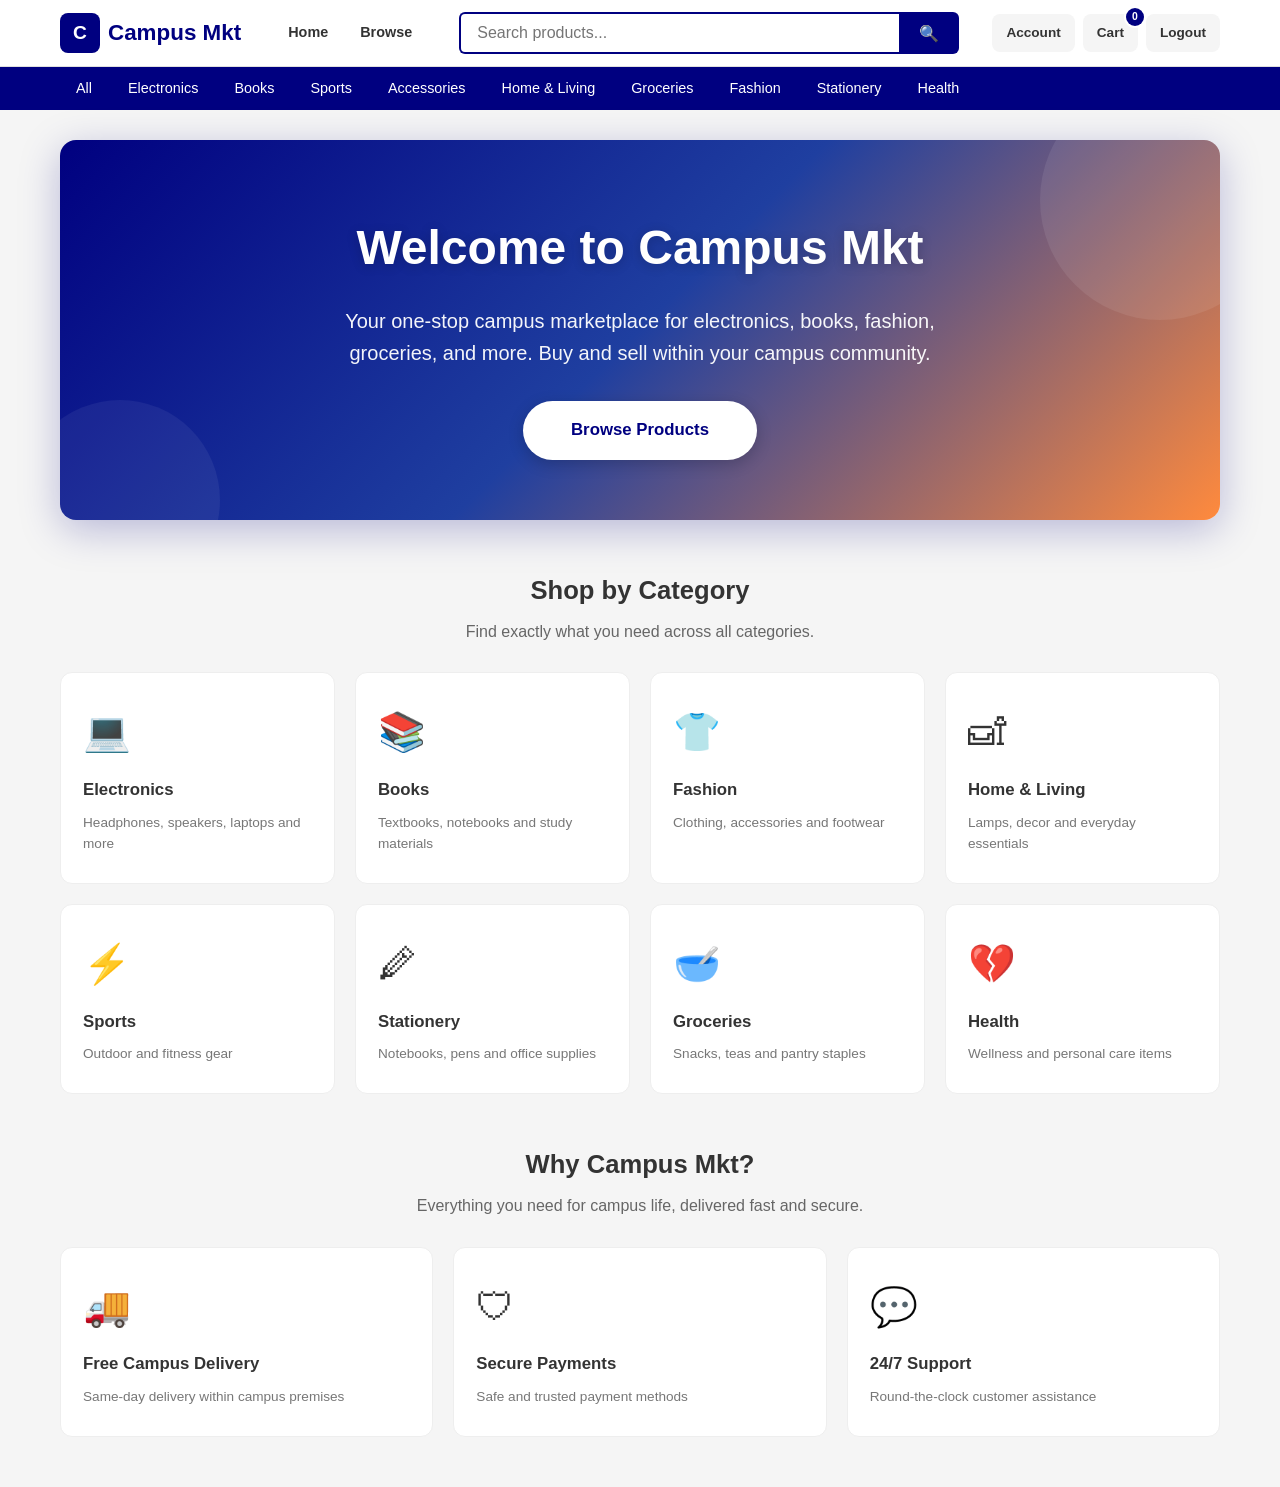
<file: index.html>
<!DOCTYPE html>
<html lang="en">
<head>
  <meta charset="UTF-8">
  <meta name="viewport" content="width=device-width, initial-scale=1.0">
  <title>Campus Marketplace</title>
  <link rel="stylesheet" href="styles.css">
</head>
<body>

  <!-- ===== TOP NAVIGATION ===== -->
  <nav class="top-nav">
    <div class="top-nav-inner">
      <a href="index.html" class="nav-logo">
        <div class="logo-icon">C</div>
        <span class="logo-text">Campus Mkt</span>
      </a>
      <div class="nav-links">
        <a href="index.html" class="nav-link">Home</a>
        <a href="catalogue.html" class="nav-link">Browse</a>
      </div>
      <div class="nav-search">
        <input
        type="search"
        placeholder="Search products..."
        aria-label="Search products"
    >
        <button>&#128269;</button>
      </div>
      <div class="nav-actions">
        <a href="settings.html" class="nav-action">
          <span>Account</span>
        </a>
        <a href="checkout.html" class="nav-action">
          <span>Cart</span>
          <span class="cart-badge">3</span>
        </a>
        <a href="logout.html" class="nav-action">
          <span>Logout</span>
        </a>
      </div>
    </div>
  </nav>

  <!-- ===== CATEGORY NAVIGATION ===== -->
  <div class="cat-nav">
    <div class="cat-nav-inner">
      <a href="#" data-category="All">All</a>
      <a href="#" data-category="Electronics">Electronics</a>
      <a href="#" data-category="Books">Books</a>
      <a href="#" data-category="Sports">Sports</a>
      <a href="#" data-category="Accessories">Accessories</a>
      <a href="#" data-category="Home & Living">Home & Living</a>
      <a href="#" data-category="Groceries">Groceries</a>
      <a href="#" data-category="Fashion">Fashion</a>
      <a href="#" data-category="Stationery">Stationery</a>
      <a href="#" data-category="Health">Health</a>
    </div>
  </div>

  <!-- ===== LANDING HERO ===== -->
  <section class="landing-page">
    <div class="landing-hero">
      <h1>Welcome to Campus Mkt</h1>
      <p>Your one-stop campus marketplace for electronics, books, fashion, groceries, and more. Buy and sell within your campus community.</p>
      <a href="catalogue.html" class="landing-cta">Browse Products</a>
    </div>

    <div class="landing-section">
      <h2>Shop by Category</h2>
      <p>Find exactly what you need across all categories.</p>
      <div class="landing-cards">
        <a href="catalogue.html" class="landing-card">
          <div class="card-icon">&#128187;</div>
          <h3>Electronics</h3>
          <p>Headphones, speakers, laptops and more</p>
        </a>
        <a href="catalogue.html" class="landing-card">
          <div class="card-icon">&#128218;</div>
          <h3>Books</h3>
          <p>Textbooks, notebooks and study materials</p>
        </a>
        <a href="catalogue.html" class="landing-card">
          <div class="card-icon">&#128085;</div>
          <h3>Fashion</h3>
          <p>Clothing, accessories and footwear</p>
        </a>
        <a href="catalogue.html" class="landing-card">
          <div class="card-icon">&#128715;</div>
          <h3>Home & Living</h3>
          <p>Lamps, decor and everyday essentials</p>
        </a>
        <a href="catalogue.html" class="landing-card">
          <div class="card-icon">&#9889;</div>
          <h3>Sports</h3>
          <p>Outdoor and fitness gear</p>
        </a>
        <a href="catalogue.html" class="landing-card">
          <div class="card-icon">&#128393;</div>
          <h3>Stationery</h3>
          <p>Notebooks, pens and office supplies</p>
        </a>
        <a href="catalogue.html" class="landing-card">
          <div class="card-icon">&#129379;</div>
          <h3>Groceries</h3>
          <p>Snacks, teas and pantry staples</p>
        </a>
        <a href="catalogue.html" class="landing-card">
          <div class="card-icon">&#128148;</div>
          <h3>Health</h3>
          <p>Wellness and personal care items</p>
        </a>
      </div>
    </div>

    <div class="landing-section">
      <h2>Why Campus Mkt?</h2>
      <p>Everything you need for campus life, delivered fast and secure.</p>
      <div class="landing-cards">
        <div class="landing-card">
          <div class="card-icon">&#128666;</div>
          <h3>Free Campus Delivery</h3>
          <p>Same-day delivery within campus premises</p>
        </div>
        <div class="landing-card">
          <div class="card-icon">&#128737;</div>
          <h3>Secure Payments</h3>
          <p>Safe and trusted payment methods</p>
        </div>
        <div class="landing-card">
          <div class="card-icon">&#128172;</div>
          <h3>24/7 Support</h3>
          <p>Round-the-clock customer assistance</p>
        </div>
      </div>
    </div>
  </section>

<script src="app.js"></script>
</body>
</html>
</file>
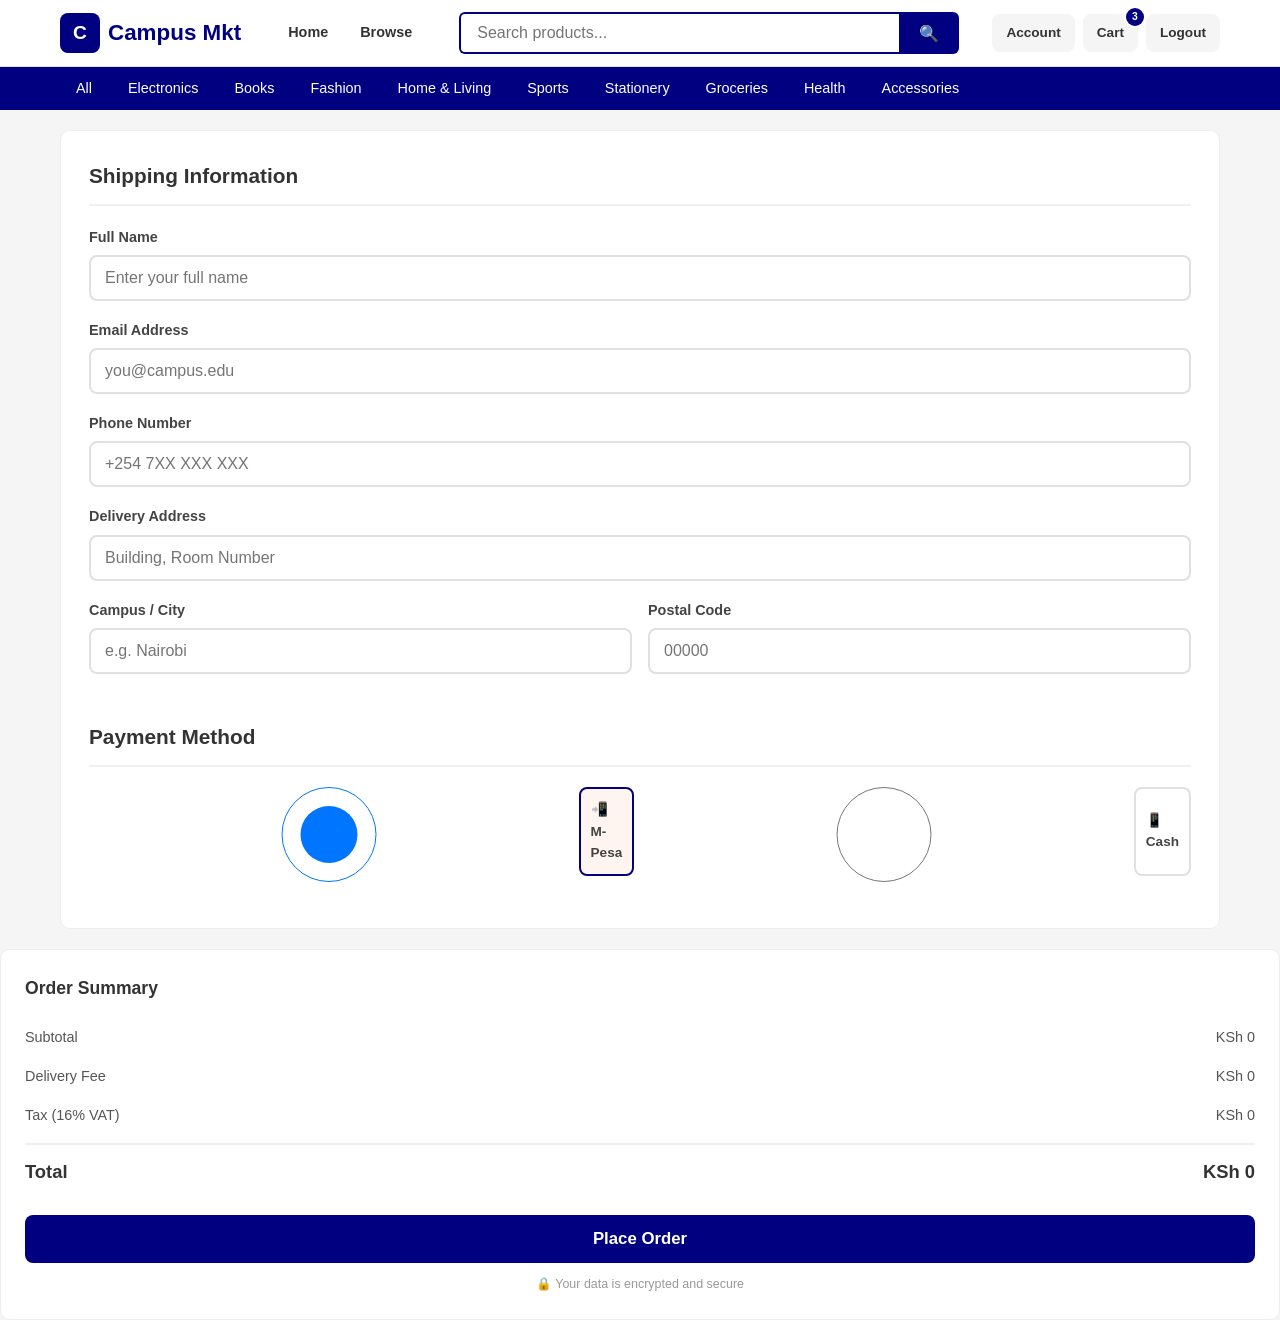
<file: checkout.html>
<!DOCTYPE html>
<html lang="en">
<head>
  <meta charset="UTF-8">
  <meta name="viewport" content="width=device-width, initial-scale=1.0">
  <title>Checkout — Campus Marketplace</title>
  <link rel="stylesheet" href="styles.css">
</head>
<body>

  <!-- ===== TOP NAVIGATION ===== -->
  <nav class="top-nav">
    <div class="top-nav-inner">
      <a href="index.html" class="nav-logo">
        <div class="logo-icon">C</div>
        <span class="logo-text">Campus Mkt</span>
      </a>
      <div class="nav-links">
        <a href="index.html" class="nav-link">Home</a>
        <a href="catalogue.html" class="nav-link">Browse</a>
      </div>
      <div class="nav-search">
        <input
        type="search"
        placeholder="Search products..."
        aria-label="Search products"
    >
        <button>&#128269;</button>
      </div>
      <div class="nav-actions">
        <a href="settings.html" class="nav-action">
          <span>Account</span>
        </a>
        <a href="checkout.html" class="nav-action">
          <span>Cart</span>
          <span class="cart-badge">3</span>
        </a>
        <a href="logout.html" class="nav-action">
          <span>Logout</span>
        </a>
      </div>
    </div>
  </nav>

  <!-- ===== CATEGORY NAVIGATION ===== -->
  <div class="cat-nav">
    <div class="cat-nav-inner">
      <a href="index.html"
      >All</a>
      <a href="#">Electronics</a>
      <a href="#">Books</a>
      <a href="#">Fashion</a>
      <a href="#">Home & Living</a>
      <a href="#">Sports</a>
      <a href="#">Stationery</a>
      <a href="#">Groceries</a>
      <a href="#">Health</a>
      <a href="#">Accessories</a>
    </div>
  </div>

  <!--  CHECKOUT LAYOUT -->
  <div class="checkout-layout">

    <!-- Checkout Main (Forms) -->
    <div class="checkout-main">
      <h2>Shipping Information</h2>
      <form id="checkout-form" data-checkout-form>
        <div class="form-group">
          <label for="fullname">Full Name</label>
          <input type="text" id="fullname" placeholder="Enter your full name" required>
        </div>
        <div class="form-group">
          <label for="email">Email Address</label>
          <input type="email" id="email" placeholder="you@campus.edu" required>
        </div>
        <div class="form-group">
          <label for="phone">Phone Number</label>
          <input type="tel" id="phone" placeholder="+254 7XX XXX XXX" required>
        </div>
        <div class="form-group">
          <label for="address">Delivery Address</label>
          <input type="text" id="address" placeholder="Building, Room Number" required>
        </div>
        <div class="form-row">
          <div class="form-group">
            <label for="city">Campus / City</label>
            <input type="text" id="city" placeholder="e.g. Nairobi" required>
          </div>
          <div class="form-group">
            <label for="postal">Postal Code</label>
            <input type="text" id="postal" placeholder="00000">
          </div>
        </div>

        <h2 style="margin-top:28px;">Payment Method</h2>
        <div class="form-group">
          <div class="payment-methods">
            <input type="radio" name="payment" id="pay-mpesa" value="mpesa" checked>
            <label for="pay-mpesa">&#128242; M-Pesa</label>
            
            <input type="radio" name="payment" id="pay-cash" value="cash">
            <label for="pay-cash">&#128241; Cash</label>
          </div>
        </div>
       

        </div>
      </form>
    </div>

    <!-- Order Summary Sidebar -->
    <div class="checkout-sidebar">
      <h3>Order Summary</h3>

      <div data-cart-items aria-live="polite"></div>

      <div class="summary-row">
        <span>Subtotal</span>
        <span data-subtotal>KSh 0</span>
      </div>
      <div class="summary-row">
        <span>Delivery Fee</span>
        <span data-delivery>KSh 0</span>
      </div>
      <div class="summary-row">
        <span>Tax (16% VAT)</span>
        <span data-tax>KSh 0</span>
      </div>
      <div class="summary-row total">
        <span>Total</span>
        <span data-total>KSh 0</span>
      </div>

      <a href="logout.html" style="text-decoration:none;">
        <button class="btn-checkout">Place Order</button>
      </a>

      <p style="text-align:center; font-size:0.78rem; color:#999; margin-top:12px;">
        &#128274; Your data is encrypted and secure
      </p>
    </div>

  </div>

  <!-- ===== FOOTER ===== -->
   <!--
  
  <footer class="site-footer">
    <div class="footer-inner">
      <div class="footer-col">
        <h4>Shop</h4>
        <ul>
          <li><a href="#">New Arrivals</a></li>
          <li><a href="#">Best Sellers</a></li>
          <li><a href="#">Discounts</a></li>
          <li><a href="#">Gift Cards</a></li>
        </ul>
      </div>
      <div class="footer-col">
        <h4>Help</h4>
        <ul>
          <li><a href="#">Shipping & Delivery</a></li>
          <li><a href="#">Returns</a></li>
          <li><a href="#">Track Order</a></li>
          <li><a href="#">FAQ</a></li>
        </ul>
      </div>
      <div class="footer-col">
        <h4>Account</h4>
        <ul>
          <li><a href="settings.html">My Account</a></li>
          <li><a href="checkout.html">Orders</a></li>
          <li><a href="settings.html">Addresses</a></li>
          <li><a href="logout.html">Log Out</a></li>
        </ul>
      </div>
      <div class="footer-col">
        <h4>About</h4>
        <ul>
          <li><a href="#">About Us</a></li>
          <li><a href="#">Careers</a></li>
          <li><a href="#">Blog</a></li>
          <li><a href="#">Contact</a></li>
        </ul>
      </div>
    </div>
    <div class="footer-bottom">
      &copy; 2026 Campus Marketplace. All rights reserved.
    </div>
  </footer>
-->
</body>
</html>
</file>
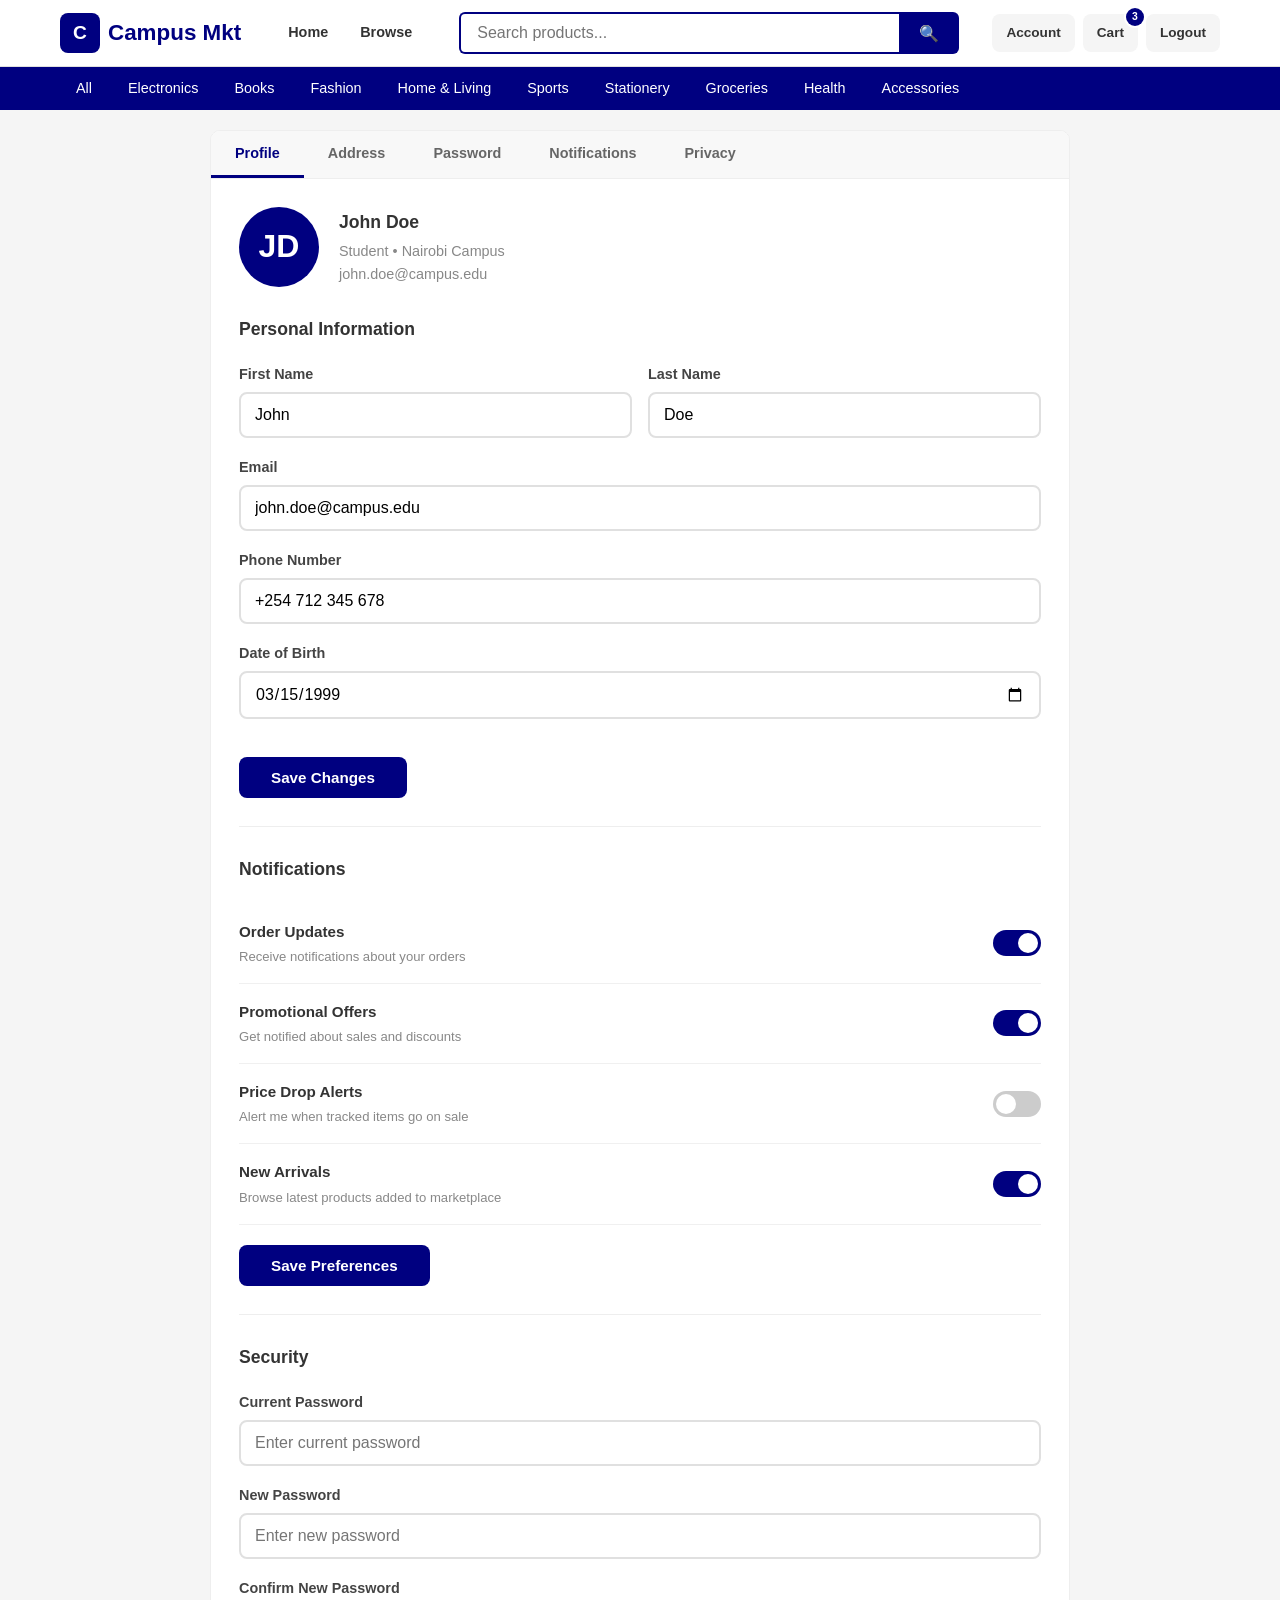
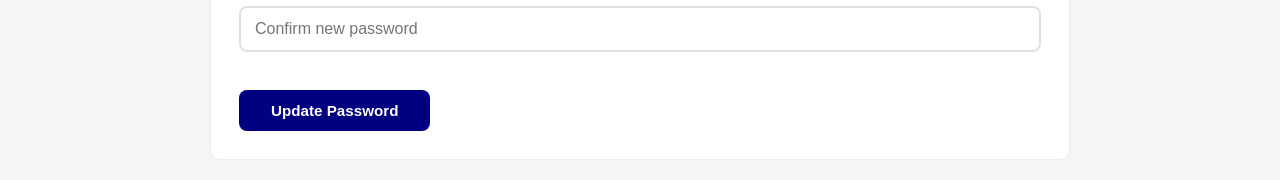
<file: settings.html>
<!DOCTYPE html>
<html lang="en">
<head>
  <meta charset="UTF-8">
  <meta name="viewport" content="width=device-width, initial-scale=1.0">
  <title>Settings — Campus Marketplace</title>
  <link rel="stylesheet" href="styles.css">
</head>
<body>

  <!-- ===== TOP NAVIGATION ===== -->
  <nav class="top-nav">
    <div class="top-nav-inner">
      <a href="index.html" class="nav-logo">
        <div class="logo-icon">C</div>
        <span class="logo-text">Campus Mkt</span>
      </a>
      <div class="nav-links">
        <a href="index.html" class="nav-link">Home</a>
        <a href="catalogue.html" class="nav-link">Browse</a>
      </div>
      <div class="nav-search">
        <input
        type="search"
        placeholder="Search products..."
        aria-label="Search products"
    >
        <button>&#128269;</button>
      </div>
      <div class="nav-actions">
        <a href="settings.html" class="nav-action">
          <span>Account</span>
        </a>
        <a href="checkout.html" class="nav-action">
          <span>Cart</span>
          <span class="cart-badge">3</span>
        </a>
        <a href="logout.html" class="nav-action">
          <span>Logout</span>
        </a>
      </div>
    </div>
  </nav>

  <!-- ===== CATEGORY NAVIGATION ===== -->
  <div class="cat-nav">
    <div class="cat-nav-inner">
      <a href="index.html">All</a>
      <a href="#">Electronics</a>
      <a href="#">Books</a>
      <a href="#">Fashion</a>
      <a href="#">Home & Living</a>
      <a href="#">Sports</a>
      <a href="#">Stationery</a>
      <a href="#">Groceries</a>
      <a href="#">Health</a>
      <a href="#">Accessories</a>
    </div>
  </div>

  <!-- ===== SETTINGS LAYOUT ===== -->
  <div class="settings-layout">
    <div class="settings-card">
      <div class="settings-tabs">
        <button class="active">Profile</button>
        <button>Address</button>
        <button>Password</button>
        <button>Notifications</button>
        <button>Privacy</button>
      </div>
      <div class="settings-body">

        <!-- Profile Section -->
        <div class="profile-header">
          <div class="profile-avatar">JD</div>
          <div class="profile-details">
            <h3>John Doe</h3>
            <p>Student • Nairobi Campus</p>
            <p>john.doe@campus.edu</p>
          </div>
        </div>

        <h3>Personal Information</h3>
        <div class="form-row">
          <div class="form-group">
            <label for="fname">First Name</label>
            <input type="text" id="fname" value="John">
          </div>
          <div class="form-group">
            <label for="lname">Last Name</label>
            <input type="text" id="lname" value="Doe">
          </div>
        </div>
        <div class="form-group">
          <label for="set-email">Email</label>
          <input type="email" id="set-email" value="john.doe@campus.edu">
        </div>
        <div class="form-group">
          <label for="set-phone">Phone Number</label>
          <input type="tel" id="set-phone" value="+254 712 345 678">
        </div>
        <div class="form-group">
          <label for="set-dob">Date of Birth</label>
          <input type="date" id="set-dob" value="1999-03-15">
        </div>

        <button class="btn-save">Save Changes</button>

        <hr style="border:none; border-top:1px solid #eee; margin:28px 0;">

        <!-- Notifications Section -->
        <h3>Notifications</h3>

        <div class="toggle-row">
          <div class="toggle-info">
            <h4>Order Updates</h4>
            <p>Receive notifications about your orders</p>
          </div>
          <label class="toggle-switch">
            <input type="checkbox" checked>
            <span class="slider"></span>
          </label>
        </div>

        <div class="toggle-row">
          <div class="toggle-info">
            <h4>Promotional Offers</h4>
            <p>Get notified about sales and discounts</p>
          </div>
          <label class="toggle-switch">
            <input type="checkbox" checked>
            <span class="slider"></span>
          </label>
        </div>

        <div class="toggle-row">
          <div class="toggle-info">
            <h4>Price Drop Alerts</h4>
            <p>Alert me when tracked items go on sale</p>
          </div>
          <label class="toggle-switch">
            <input type="checkbox">
            <span class="slider"></span>
          </label>
        </div>

        <div class="toggle-row">
          <div class="toggle-info">
            <h4>New Arrivals</h4>
            <p>Browse latest products added to marketplace</p>
          </div>
          <label class="toggle-switch">
            <input type="checkbox" checked>
            <span class="slider"></span>
          </label>
        </div>

        <button class="btn-save">Save Preferences</button>

        <hr style="border:none; border-top:1px solid #eee; margin:28px 0;">

        <!-- Security Section -->
        <h3>Security</h3>
        <div class="form-group">
          <label for="current-pass">Current Password</label>
          <input type="password" id="current-pass" placeholder="Enter current password">
        </div>
        <div class="form-group">
          <label for="new-pass">New Password</label>
          <input type="password" id="new-pass" placeholder="Enter new password">
        </div>
        <div class="form-group">
          <label for="confirm-pass">Confirm New Password</label>
          <input type="password" id="confirm-pass" placeholder="Confirm new password">
        </div>

        <button class="btn-save">Update Password</button>

      </div>
    </div>
  </div>

  <!-- ===== FOOTER ===== -->
   <!--
  <footer class="site-footer">
    <div class="footer-inner">
      <div class="footer-col">
        <h4>Shop</h4>
        <ul>
          <li><a href="#">New Arrivals</a></li>
          <li><a href="#">Best Sellers</a></li>
          <li><a href="#">Discounts</a></li>
          <li><a href="#">Gift Cards</a></li>
        </ul>
      </div>
      <div class="footer-col">
        <h4>Help</h4>
        <ul>
          <li><a href="#">Shipping & Delivery</a></li>
          <li><a href="#">Returns</a></li>
          <li><a href="#">Track Order</a></li>
          <li><a href="#">FAQ</a></li>
        </ul>
      </div>
      <div class="footer-col">
        <h4>Account</h4>
        <ul>
          <li><a href="settings.html">My Account</a></li>
          <li><a href="checkout.html">Orders</a></li>
          <li><a href="settings.html">Addresses</a></li>
          <li><a href="logout.html">Log Out</a></li>
        </ul>
      </div>
      <div class="footer-col">
        <h4>About</h4>
        <ul>
          <li><a href="#">About Us</a></li>
          <li><a href="#">Careers</a></li>
          <li><a href="#">Blog</a></li>
          <li><a href="#">Contact</a></li>
        </ul>
      </div>
    </div>
    <div class="footer-bottom">
      &copy; 2026 Campus Marketplace. All rights reserved.
    </div>
  </footer>
-->
</body>
</html>
</file>
<file: styles.css>
/* ============================================
   Campus Marketplace — Shared Styles
   Inspired by Jumia.com
   ============================================ */

/* --- Reset & Base --- */
*, *::before, *::after {
  margin: 0;
  padding: 0;
  box-sizing: border-box;
}

html {
  font-size: 16px;
  scroll-behavior: smooth;
}

body {
  font-family: 'Segoe UI', Tahoma, Geneva, Verdana, sans-serif;
  background-color: #f5f5f5;
  color: #333;
  line-height: 1.6;
  min-height: 100vh;
}

a {
  text-decoration: none;
  color: inherit;
}

ul {
  list-style: none;
}

img {
  max-width: 100%;
  display: block;
}

button {
  cursor: pointer;
  border: none;
  font-family: inherit;
}

input, select, textarea {
  font-family: inherit;
  font-size: 1rem;
}

/* --- Top Navigation Bar --- */
.top-nav {
  background-color: #fff;
  border-bottom: 1px solid #e0e0e0;
  position: sticky;
  top: 0;
  z-index: 1000;
}

.top-nav-inner {
  max-width: 1200px;
  margin: 0 auto;
  display: flex;
  align-items: center;
  justify-content: space-between;
  padding: 12px 20px;
  gap: 20px;
}

.nav-logo {
  display: flex;
  align-items: center;
  gap: 8px;
  flex-shrink: 0;
}

.nav-logo .logo-icon {
  width: 40px;
  height: 40px;
  background-color: #000080;
  border-radius: 8px;
  display: flex;
  align-items: center;
  justify-content: center;
  color: #fff;
  font-weight: 700;
  font-size: 1.2rem;
}

.nav-logo .logo-text {
  font-size: 1.4rem;
  font-weight: 700;
  color: #000080;
}

.nav-search {
  flex: 1;
  max-width: 500px;
  display: flex;
}

.nav-search input {
  flex: 1;
  padding: 10px 16px;
  border: 2px solid #000080;
  border-right: none;
  border-radius: 6px 0 0 6px;
  outline: none;
}

.nav-search button {
  padding: 10px 20px;
  background-color: #000080;
  color: #fff;
  border-radius: 0 6px 6px 0;
  font-size: 1rem;
  transition: background 0.2s;
}

.nav-search button:hover {
  background-color: #000080;
}

.nav-links {
  display: flex;
  align-items: center;
  gap: 4px;
  flex-shrink: 0;
}

.nav-link {
  padding: 8px 14px;
  font-size: 0.9rem;
  font-weight: 600;
  color: #333;
  background-color: transparent;
  border-radius: 8px;
  transition: background 0.2s, color 0.2s;
}

.nav-link:hover {
  background-color: #f0f0f0;
  color: #000080;
}

.nav-actions {
  display: flex;
  align-items: center;
  gap: 8px;
  flex-shrink: 0;
}

.nav-action {
  display: inline-flex;
  align-items: center;
  gap: 6px;
  padding: 8px 14px;
  font-size: 0.85rem;
  font-weight: 600;
  color: #333;
  background-color: #f5f5f5;
  border-radius: 8px;
  transition: background 0.2s, color 0.2s;
  position: relative;
}

.nav-action:hover {
  background-color: #e4e4e4;
  color: #000080;
}

.nav-action .cart-badge {
  position: absolute;
  top: -6px;
  right: -6px;
  background-color: #000080;
  color: #fff;
  font-size: 0.65rem;
  font-weight: 700;
  width: 18px;
  height: 18px;
  border-radius: 50%;
  display: flex;
  align-items: center;
  justify-content: center;
  box-shadow: 0 0 0 2px #fff;
}

/* --- Secondary Nav (Categories) --- */
.cat-nav {
  background-color: #000080;
}

.cat-nav-inner {
  max-width: 1200px;
  margin: 0 auto;
  padding: 0 20px;
  display: flex;
  align-items: center;
  gap: 4px;
  overflow-x: auto;
}

.cat-nav a {
  color: #fff;
  padding: 10px 16px;
  font-size: 0.9rem;
  font-weight: 500;
  white-space: nowrap;
  transition: background 0.2s;
}

.cat-nav a:hover {
  background-color: rgba(255,255,255,0.2);
}

/* --- Hero Banner --- */
/*
.hero {
  max-width: 1200px;
  margin: 20px auto;
  padding: 0 20px;
}

.hero-slider {
  display: flex;
  border-radius: 12px;
  overflow: hidden;
  position: relative;
  height: 320px;
  background: linear-gradient(135deg, #000080 0%, #ff8a3d 50%, #ffb366 100%);
  align-items: center;
  justify-content: center;
}

.hero-content {
  text-align: center;
  color: #fff;
  padding: 40px;
}

.hero-content h1 {
  font-size: 2.8rem;
  font-weight: 800;
  margin-bottom: 12px;
  text-shadow: 0 2px 8px rgba(0,0,0,0.2);
}

.hero-content p {
  font-size: 1.2rem;
  margin-bottom: 24px;
  opacity: 0.95;
}

.hero-btn {
  display: inline-block;
  padding: 14px 36px;
  background-color: #fff;
  color: #000080;
  border-radius: 30px;
  font-weight: 700;
  font-size: 1rem;
  transition: transform 0.2s, box-shadow 0.2s;
}

.hero-btn:hover {
  transform: translateY(-2px);
  box-shadow: 0 6px 20px rgba(0,0,0,0.15);
}
  */
/* --- Section Titles --- */
.section-header {
  max-width: 1200px;
  margin: 0 auto;
  padding: 0 20px;
  display: flex;
  align-items: center;
  justify-content: space-between;
  margin-bottom: 16px;
}

.section-header h2 {
  font-size: 1.4rem;
  font-weight: 700;
  color: #333;
}

.section-header a {
  color: #000080;
  font-size: 0.95rem;
  font-weight: 600;
}

/* --- Product Grid --- */
.products-section {
  max-width: 1200px;
  margin: 0 auto 30px;
  padding: 0 20px;
}

.product-grid {
  display: grid;
  grid-template-columns: repeat(4, 1fr);
  gap: 20px;
}

.product-card {
  background-color: #fff;
  border-radius: 10px;
  overflow: hidden;
  transition: transform 0.2s, box-shadow 0.2s;
  border: 1px solid #eee;
  display: flex;
  flex-direction: column;
  min-height: 280px;
}

.product-card:hover {
  transform: translateY(-4px);
  box-shadow: 0 8px 24px rgba(0,0,0,0.1);
}

.product-card .product-img-local {
  flex: 2;
  min-height: 0;
  background-color: #f0f0f0;
  display: flex;
  align-items: center;
  justify-content: center;
  overflow: hidden;
}

.product-card .product-img-local img {
  width: 100%;
  height: 100%;
  object-fit: cover;
  display: block;
}

.product-card .product-img-fallback {
  font-size: 2.5rem;
  color: #ccc;
}

.product-card .product-info {
  flex: 1;
  padding: 14px 12px;
  display: flex;
  flex-direction: column;
  justify-content: space-between;
}

.product-card .product-category {
  font-size: 0.7rem;
  font-weight: 700;
  text-transform: uppercase;
  color: #000080;
  letter-spacing: 0.5px;
}

.product-card .product-title {
  font-size: 0.95rem;
  color: #333;
  margin: 6px 0;
  font-weight: 600;
  display: -webkit-box;
  -webkit-box-orient: vertical;
  overflow: hidden;
  min-height: 2.6em;
}

.product-card .product-price {
  font-size: 1.2rem;
  font-weight: 700;
  color: #000080;
  margin-top: 6px;
}

.product-card .product-old-price {
  font-size: 0.85rem;
  color: #999;
  text-decoration: line-through;
  margin-left: 6px;
}

.product-card .product-discount {
  display: inline-block;
  background-color: #000080;
  color: #fff;
  font-size: 0.7rem;
  font-weight: 700;
  padding: 2px 6px;
  border-radius: 4px;
  margin-top: 6px;
}

.product-card .product-actions {
  margin-top: 12px;
  display: flex;
  gap: 8px;
}

.btn-add-cart {
  flex: 1;
  padding: 10px;
  background-color: #000080;
  color: #fff;
  border-radius: 6px;
  font-weight: 600;
  font-size: 0.85rem;
  transition: background 0.2s;
}

.btn-add-cart:hover {
  background-color: #e04d05;
}

.btn-buy-now {
  flex: 1;
  padding: 10px;
  background-color: #28a745;
  color: #fff;
  border-radius: 6px;
  font-weight: 600;
  font-size: 0.85rem;
  transition: background 0.2s;
}

.btn-buy-now:hover {
  background-color: #218838;
}

/* --- Categories Section --- */
.categories-section {
  max-width: 1200px;
  margin: 0 auto 30px;
  padding: 0 20px;
}

.category-grid {
  display: grid;
  grid-template-columns: repeat(auto-fill, minmax(150px, 1fr));
  gap: 16px;
}

.category-item {
  background-color: #fff;
  border-radius: 10px;
  padding: 20px 10px;
  text-align: center;
  border: 1px solid #eee;
  transition: transform 0.2s, box-shadow 0.2s;
  cursor: pointer;
}

.category-item:hover {
  transform: translateY(-3px);
  box-shadow: 0 6px 18px rgba(0,0,0,0.08);
  border-color: #000080;
}

.category-item .cat-icon {
  font-size: 2.5rem;
  margin-bottom: 8px;
}

.category-item .cat-name {
  font-size: 0.85rem;
  font-weight: 600;
  color: #333;
}

/* --- Features Banner --- */
.features-section {
  max-width: 1200px;
  margin: 0 auto 30px;
  padding: 0 20px;
}

.features-grid {
  display: grid;
  grid-template-columns: repeat(auto-fit, minmax(250px, 1fr));
  gap: 20px;
}

.feature-card {
  background-color: #fff;
  border-radius: 10px;
  padding: 24px;
  display: flex;
  align-items: center;
  gap: 16px;
  border: 1px solid #eee;
}

.feature-card .feat-icon {
  font-size: 2.2rem;
  flex-shrink: 0;
}

.feature-card .feat-text h4 {
  font-size: 1rem;
  font-weight: 700;
  margin-bottom: 4px;
}

.feature-card .feat-text p {
  font-size: 0.85rem;
  color: #777;
}

/* --- Footer --- */
/*
.site-footer {
  background-color: #2d2d2d;
  color: #ccc;
  margin-top: 40px;
}

.footer-inner {
  max-width: 1200px;
  margin: 0 auto;
  padding: 40px 20px;
  display: grid;
  grid-template-columns: repeat(auto-fit, minmax(200px, 1fr));
  gap: 30px;
}

.footer-col h4 {
  color: #fff;
  font-size: 1rem;
  margin-bottom: 16px;
}

.footer-col ul li {
  margin-bottom: 8px;
}

.footer-col ul li a {
  color: #aaa;
  font-size: 0.85rem;
  transition: color 0.2s;
}

.footer-col ul li a:hover {
  color: #000080;
}

.footer-bottom {
  border-top: 1px solid #444;
  text-align: center;
  padding: 16px 20px;
  font-size: 0.85rem;
  color: #888;
}
*/

/* checkout*/

/* --- Checkout Page Styles --- */
.checkout-layout {
  max-width: 1200px;
  margin: 20px auto;
  padding: 0 20px;
  display: grid;
  grid-template-columns: 1fr 380px;
  gap: 24px;
  align-items: start;
}

.checkout-main {
  background-color: #fff;
  border-radius: 10px;
  padding: 28px;
  border: 1px solid #eee;
}

.checkout-main h2 {
  font-size: 1.3rem;
  font-weight: 700;
  margin-bottom: 20px;
  padding-bottom: 12px;
  border-bottom: 2px solid #f0f0f0;
}
.checkout-img{
width: 100px;
height: 100px;
}
.form-group {
  margin-bottom: 18px;
}

.form-group label {
  display: block;
  font-weight: 600;
  font-size: 0.9rem;
  margin-bottom: 6px;
  color: #444;
}

.form-group input,
.form-group select,
.form-group textarea {
  width: 100%;
  padding: 12px 14px;
  border: 2px solid #e0e0e0;
  border-radius: 8px;
  outline: none;
  transition: border-color 0.2s;
}

.form-group input:focus,
.form-group select:focus,
.form-group textarea:focus {
  border-color: #000080;
}

.form-row {
  display: grid;
  grid-template-columns: 1fr 1fr;
  gap: 16px;
}

.checkout-sidebar {
  background-color: #fff;
  border-radius: 10px;
  padding: 24px;
  border: 1px solid #eee;
  position: sticky;
  top: 90px;
}

.checkout-sidebar h3 {
  font-size: 1.1rem;
  font-weight: 700;
  margin-bottom: 16px;
}

.order-item {
  display: flex;
  gap: 12px;
  padding: 12px 0;
  border-bottom: 1px solid #f0f0f0;
}

.order-item .oi-img {
  width: 60px;
  height: 60px;
  background-color: #f0f0f0;
  border-radius: 8px;
  display: flex;
  align-items: center;
  justify-content: center;
  font-size: 1.8rem;
  color: #ccc;
  flex-shrink: 0;
}

.order-item .oi-details {
  flex: 1;
}

.order-item .oi-title {
  font-size: 0.85rem;
  font-weight: 600;
  margin-bottom: 2px;
}

.order-item .oi-qty {
  font-size: 0.8rem;
  color: #888;
}

.order-item .oi-price {
  font-size: 0.9rem;
  font-weight: 700;
  color: #000080;
}

.summary-row {
  display: flex;
  justify-content: space-between;
  padding: 8px 0;
  font-size: 0.9rem;
  color: #555;
}

.summary-row.total {
  font-size: 1.15rem;
  font-weight: 700;
  color: #333;
  border-top: 2px solid #f0f0f0;
  padding-top: 12px;
  margin-top: 8px;
}

.summary-row.total .price {
  color: #000080;
}

.btn-checkout {
  width: 100%;
  padding: 14px;
  background-color: #000080;
  color: #fff;
  border-radius: 8px;
  font-size: 1.05rem;
  font-weight: 700;
  margin-top: 20px;
  transition: background 0.2s;
}

.btn-checkout:hover {
  background-color: #e04d05;
}

.payment-methods {
  display: flex;
  gap: 10px;
  margin-top: 16px;
}

.payment-methods label {
  flex: 1;
  display: flex;
  align-items: center;
  justify-content: center;
  gap: 6px;
  padding: 10px;
  border: 2px solid #e0e0e0;
  border-radius: 8px;
  cursor: pointer;
  font-size: 0.85rem;
  font-weight: 600;
  transition: border-color 0.2s;
}

.payment-methods label:hover,
.payment-methods input:checked + label {
  border-color: #000080;
  background-color: #fff5f0;
}



  .checkout-layout {
    grid-template-columns: 1fr;
  }

  .checkout-sidebar {
    position: static;
  }


/*settings*/

/* --- Settings Page Styles --- */
.settings-layout {
  max-width: 900px;
  margin: 20px auto;
  padding: 0 20px;
}

.settings-card {
  background-color: #fff;
  border-radius: 10px;
  border: 1px solid #eee;
  overflow: hidden;
  margin-bottom: 20px;
}

.settings-tabs {
  display: flex;
  background-color: #f8f8f8;
  border-bottom: 1px solid #eee;
  overflow-x: auto;
}

.settings-tabs button {
  padding: 14px 24px;
  font-size: 0.9rem;
  font-weight: 600;
  color: #666;
  background: none;
  border-bottom: 3px solid transparent;
  transition: color 0.2s, border-color 0.2s;
  white-space: nowrap;
}

.settings-tabs button.active,
.settings-tabs button:hover {
  color: #000080;
  border-bottom-color: #000080;
}

.settings-body {
  padding: 28px;
}

.settings-body h3 {
  font-size: 1.1rem;
  font-weight: 700;
  margin-bottom: 20px;
}

.profile-header {
  display: flex;
  align-items: center;
  gap: 20px;
  margin-bottom: 28px;
}

.profile-avatar {
  width: 80px;
  height: 80px;
  background-color: #000080;
  border-radius: 50%;
  display: flex;
  align-items: center;
  justify-content: center;
  color: #fff;
  font-size: 2rem;
  font-weight: 700;
  flex-shrink: 0;
}

.profile-details h3 {
  margin-bottom: 4px;
}

.profile-details p {
  color: #888;
  font-size: 0.9rem;
}

.toggle-row {
  display: flex;
  align-items: center;
  justify-content: space-between;
  padding: 16px 0;
  border-bottom: 1px solid #f0f0f0;
}

.toggle-row:last-child {
  border-bottom: none;
}

.toggle-row .toggle-info h4 {
  font-size: 0.95rem;
  font-weight: 600;
  margin-bottom: 2px;
}

.toggle-row .toggle-info p {
  font-size: 0.82rem;
  color: #888;
}

.toggle-switch {
  position: relative;
  width: 48px;
  height: 26px;
  flex-shrink: 0;
}

.toggle-switch input {
  opacity: 0;
  width: 0;
  height: 0;
}

.toggle-switch .slider {
  position: absolute;
  inset: 0;
  background-color: #ccc;
  border-radius: 26px;
  cursor: pointer;
  transition: background 0.3s;
}

.toggle-switch .slider::before {
  content: '';
  position: absolute;
  width: 20px;
  height: 20px;
  background-color: #fff;
  border-radius: 50%;
  top: 3px;
  left: 3px;
  transition: transform 0.3s;
}

.toggle-switch input:checked + .slider {
  background-color: #000080;
}

.toggle-switch input:checked + .slider::before {
  transform: translateX(22px);
}

.btn-save {
  display: inline-block;
  padding: 12px 32px;
  background-color: #000080;
  color: #fff;
  border-radius: 8px;
  font-weight: 700;
  font-size: 0.95rem;
  margin-top: 20px;
  transition: background 0.2s;
}

.btn-save:hover {
  background-color: #e04d05;
}
/*  Logout Page Style */

.logout-page {
  display: flex;
  align-items: center;
  justify-content: center;
  min-height: calc(100vh - 160px);
  padding: 20px;
}

.logout-card {
  background-color: #fff;
  border-radius: 12px;
  padding: 48px 40px;
  text-align: center;
  max-width: 440px;
  width: 100%;
  border: 1px solid #eee;
  box-shadow: 0 4px 20px rgba(0,0,0,0.06);
}

.logout-icon {
  font-size: 4rem;
  margin-bottom: 16px;
}

.logout-card h1 {
  font-size: 1.6rem;
  font-weight: 700;
  margin-bottom: 10px;
  color: #333;
}

.logout-card p {
  color: #777;
  font-size: 0.95rem;
  margin-bottom: 28px;
  line-height: 1.6;
}

.logout-actions {
  display: flex;
  gap: 12px;
  justify-content: center;
}

.btn-logout-confirm {
  padding: 14px 36px;
  background-color: #000080;
  color: #fff;
  border-radius: 8px;
  font-weight: 700;
  font-size: 1rem;
  transition: background 0.2s;
}

.btn-logout-confirm:hover {
  background-color: #0606d3;
}

.btn-cancel {
  padding: 14px 36px;
  background-color: #f0f0f0;
  color: #555;
  border-radius: 8px;
  font-weight: 700;
  font-size: 1rem;
  transition: background 0.2s;
}

.btn-cancel:hover {
  background-color: #e0e0e0;
}

/* --- Landing Page --- */
.landing-page {
  max-width: 1200px;
  margin: 0 auto;
  padding: 0 20px;
}

.landing-hero {
  margin: 30px auto 40px;
  padding: 70px 30px 60px;
  text-align: center;
  background: linear-gradient(135deg, #000080 0%, #1f3fa0 50%, #ff8a3d 100%);
  border-radius: 16px;
  color: #fff;
  box-shadow: 0 10px 40px rgba(0, 0, 128, 0.25);
  position: relative;
  overflow: hidden;
}

.landing-hero::before {
  content: '';
  position: absolute;
  top: -60px;
  right: -60px;
  width: 240px;
  height: 240px;
  background: rgba(255, 255, 255, 0.08);
  border-radius: 50%;
}

.landing-hero::after {
  content: '';
  position: absolute;
  bottom: -80px;
  left: -40px;
  width: 200px;
  height: 200px;
  background: rgba(255, 255, 255, 0.06);
  border-radius: 50%;
}

.landing-hero h1 {
  font-size: 3rem;
  font-weight: 800;
  color: #fff;
  margin-bottom: 18px;
  position: relative;
  text-shadow: 0 2px 12px rgba(0, 0, 0, 0.2);
}

.landing-hero p {
  font-size: 1.25rem;
  color: rgba(255, 255, 255, 0.95);
  max-width: 680px;
  margin: 0 auto 32px;
  position: relative;
  line-height: 1.6;
}

.landing-cta {
  display: inline-block;
  padding: 16px 48px;
  background-color: #fff;
  color: #000080;
  border-radius: 30px;
  font-weight: 700;
  font-size: 1.05rem;
  transition: background 0.2s, transform 0.2s, box-shadow 0.2s;
  position: relative;
  box-shadow: 0 4px 16px rgba(0, 0, 0, 0.2);
}

.landing-cta:hover {
  background-color: #ff8a3d;
  color: #fff;
  transform: translateY(-3px);
  box-shadow: 0 8px 24px rgba(0, 0, 0, 0.25);
}

.landing-section {
  margin: 50px 0;
  text-align: center;
}

.landing-section h2 {
  font-size: 1.6rem;
  font-weight: 700;
  color: #333;
  margin-bottom: 8px;
}

.landing-section p {
  color: #666;
  margin-bottom: 28px;
}

.landing-cards {
  display: grid;
  grid-template-columns: repeat(auto-fit, minmax(220px, 1fr));
  gap: 20px;
  text-align: left;
}

.landing-card {
  background-color: #fff;
  border-radius: 12px;
  padding: 28px 22px;
  border: 1px solid #eee;
  transition: transform 0.2s, box-shadow 0.2s;
  cursor: pointer;
}

.landing-card:hover {
  transform: translateY(-4px);
  box-shadow: 0 8px 24px rgba(0,0,0,0.1);
  border-color: #000080;
}

.landing-card .card-icon {
  font-size: 2.4rem;
  margin-bottom: 14px;
}

.landing-card h3 {
  font-size: 1.05rem;
  font-weight: 700;
  color: #333;
  margin-bottom: 8px;
}

.landing-card p {
  font-size: 0.85rem;
  color: #777;
  margin: 0;
}

/* --- Responsive --- */
@media (max-width: 768px) {
  .top-nav-inner {
    flex-wrap: wrap;
  }

  .nav-search {
    order: 3;
    max-width: 100%;
    width: 100%;
  }

  .nav-links,
  .nav-actions {
    width: 100%;
    justify-content: center;
    flex-wrap: wrap;
  }

  .nav-link,
  .nav-action {
    padding: 6px 10px;
    font-size: 0.8rem;
  }

  .nav-action .icon,
  .nav-action span:not(.cart-badge) {
    display: none;
  }

  .landing-hero {
    margin: 20px auto 30px;
    padding: 50px 20px 40px;
  }

  .landing-hero h1 {
    font-size: 2rem;
  }

  .landing-hero p {
    font-size: 1.05rem;
  }

  .landing-cta {
    padding: 12px 32px;
    font-size: 0.95rem;
  }
}

@media (max-width: 768px) {
  .hero-slider {
    height: 220px;
  }

  .hero-content h1 {
    font-size: 1.8rem;
  }

  .form-row {
    grid-template-columns: 1fr;
  }

  .product-grid {
    grid-template-columns: repeat(auto-fill, minmax(140px, 1fr));
    gap: 12px;
  }

  .product-card {
    min-height: 220px;
  }

  .product-card .product-img-local {
    flex: 2;
  }

  .product-card .product-info {
    padding: 10px;
  }

  .product-card .product-title {
    font-size: 0.8rem;
  }

  .product-card .product-price {
    font-size: 1rem;
  }
}
</file>
